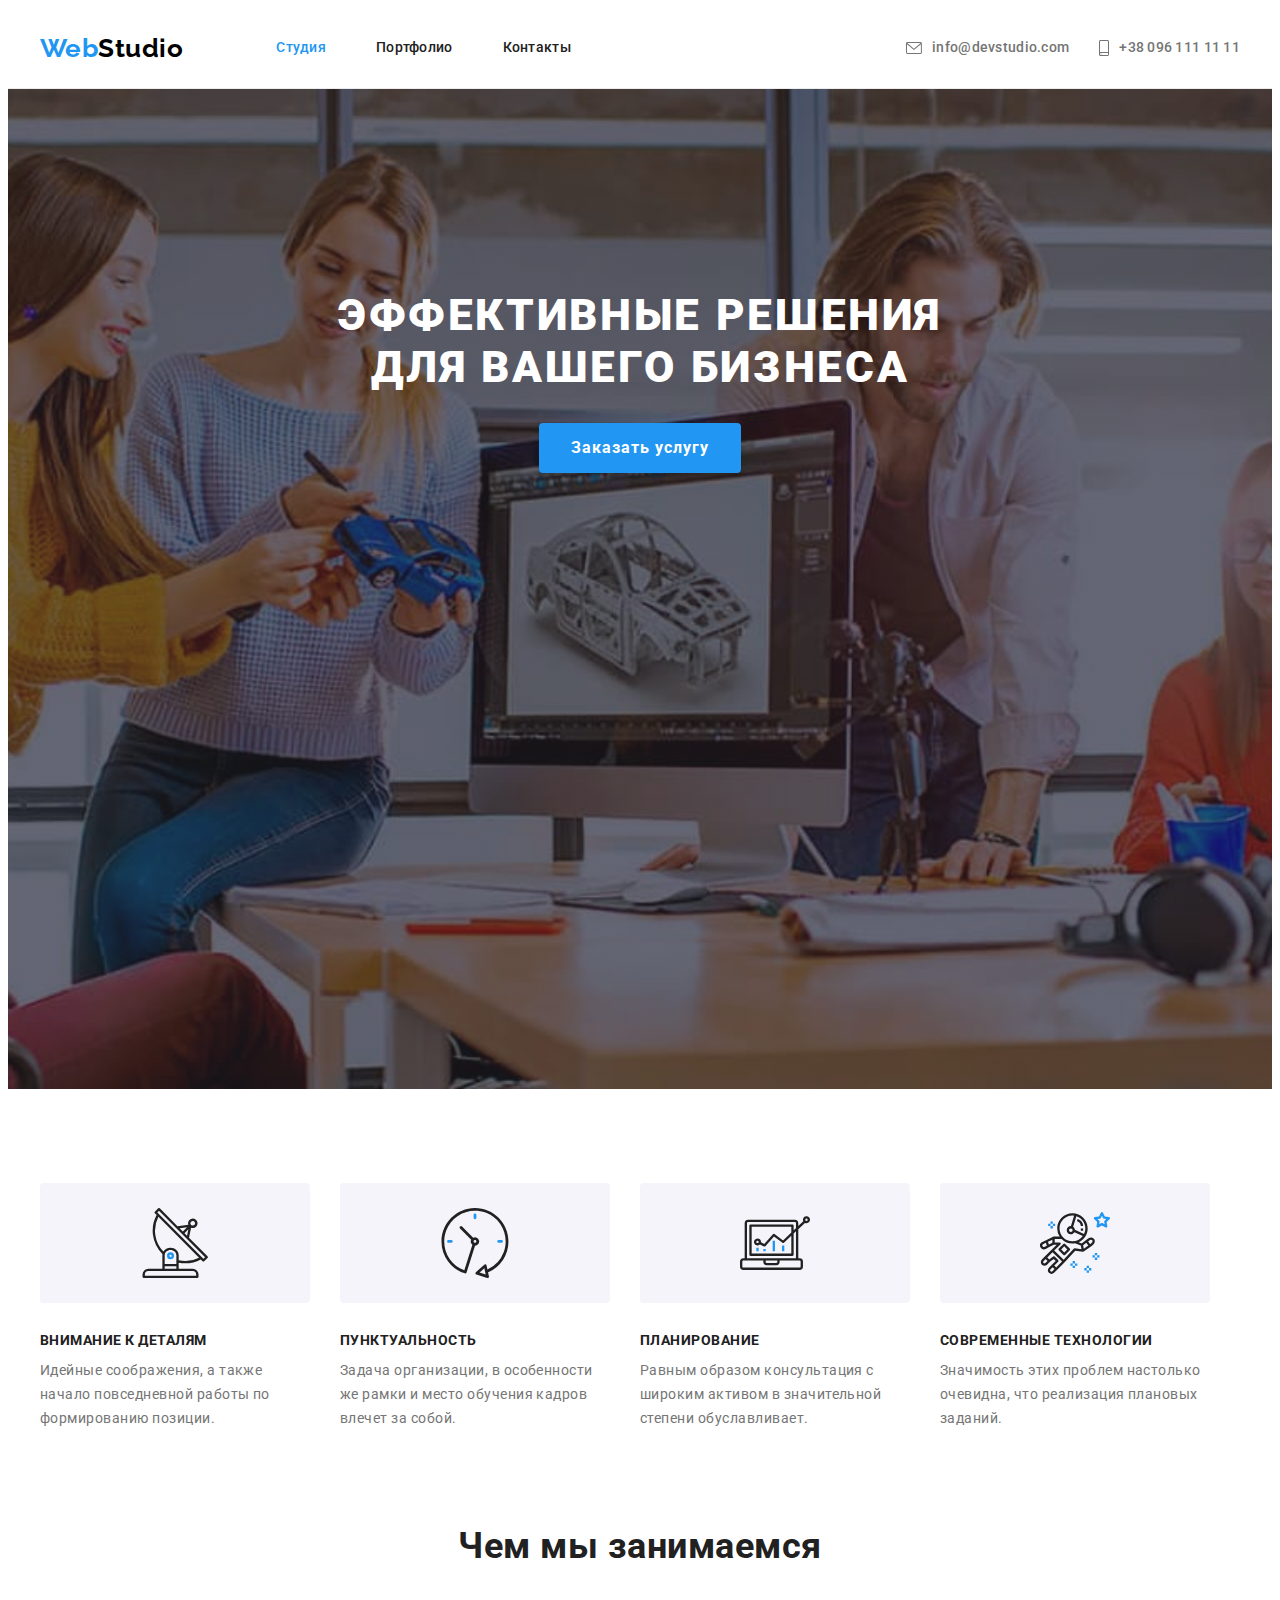
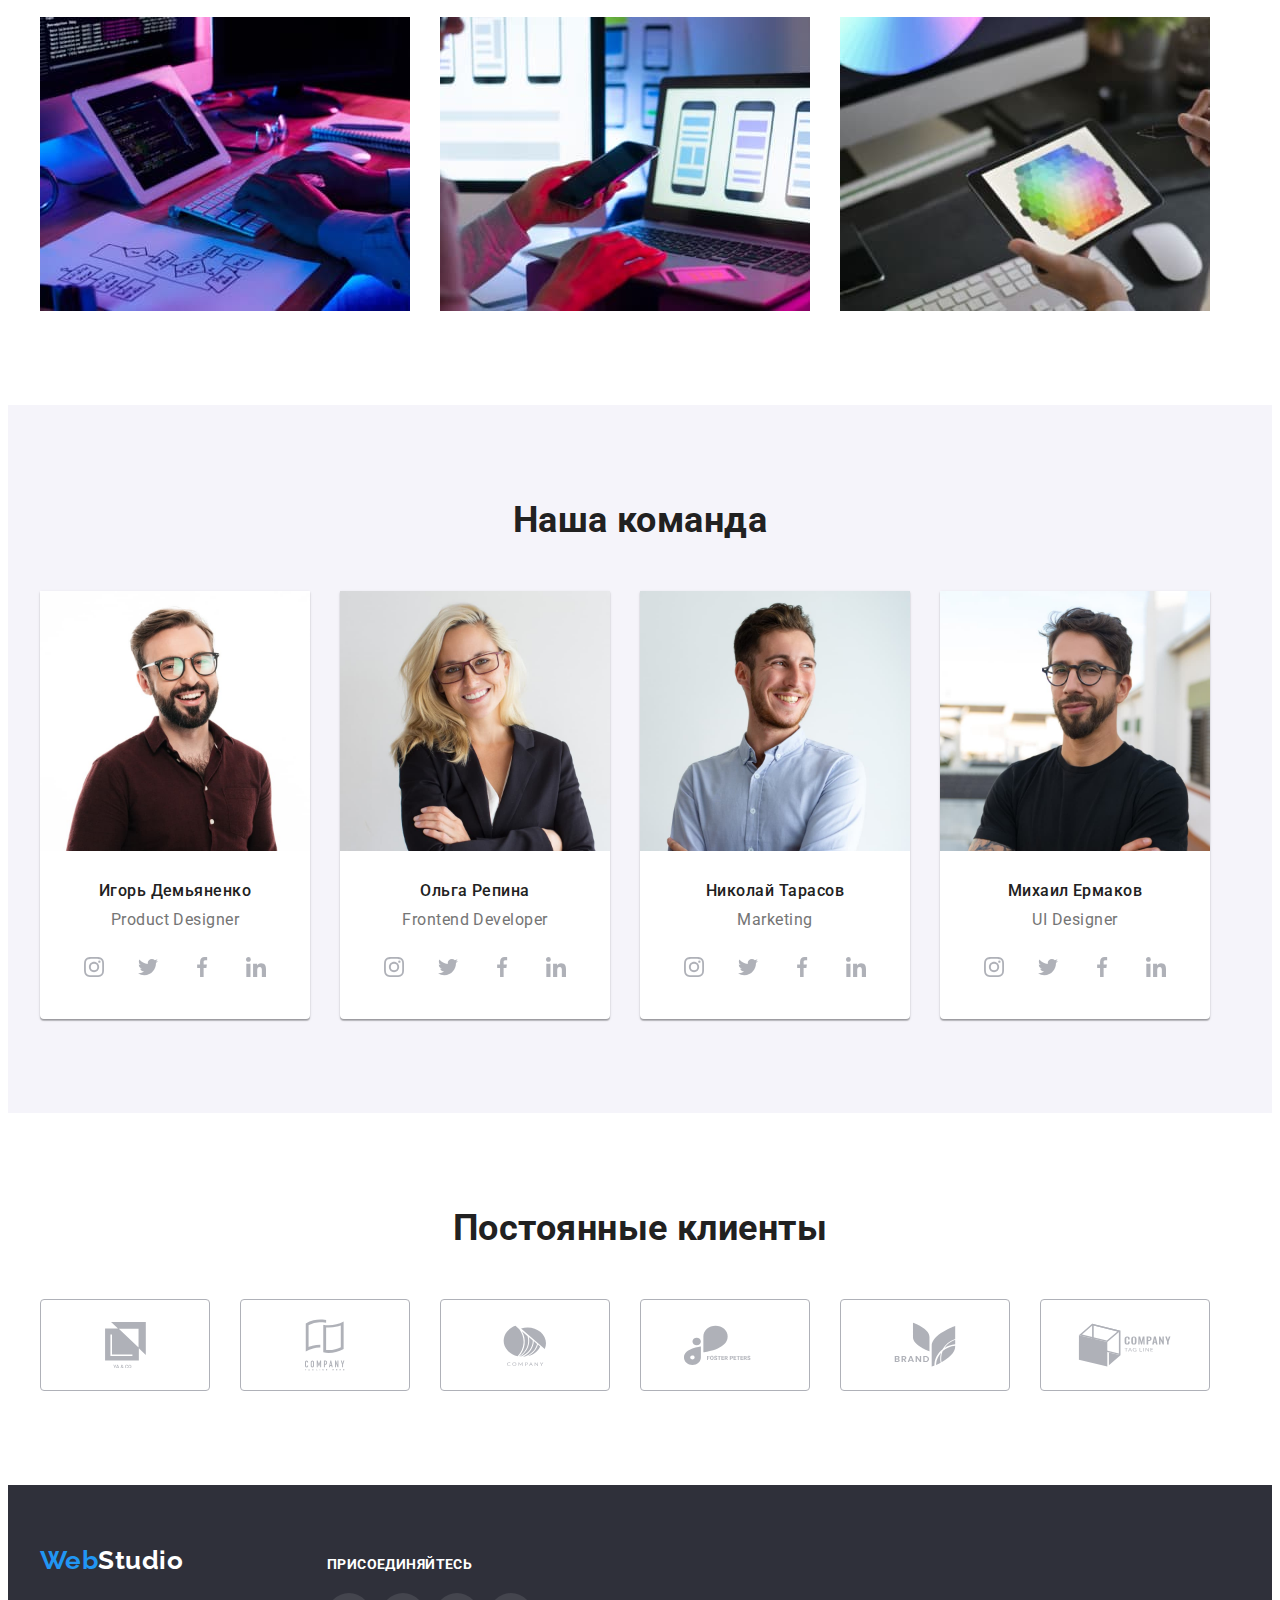
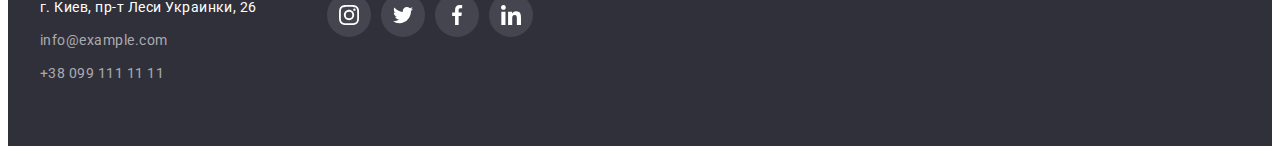
<file: index.html>
<!DOCTYPE html>
<html lang="ru">
<head>
    <meta charset="UTF-8">
    <meta http-equiv="X-UA-Compatible" content="IE=edge">
    <meta name="viewport" content="width=device-width, initial-scale=1.0">
    <title>WebStudio</title>
    <link rel="preconnect" href="https://fonts.googleapis.com">
    <link rel="preconnect" href="https://fonts.gstatic.com" crossorigin>
    <link href="https://fonts.googleapis.com/css2?family=Raleway:wght@700&family=Roboto:wght@400;500;700;900&display=swap"
        rel="stylesheet">
    <link rel="stylesheet" href="https://cdnjs.cloudflare.com/ajax/libs/modern-normalize/1.1.0/modern-normalize.min.css"
        integrity="sha512-wpPYUAdjBVSE4KJnH1VR1HeZfpl1ub8YT/NKx4PuQ5NmX2tKuGu6U/JRp5y+Y8XG2tV+wKQpNHVUX03MfMFn9Q=="
        crossorigin="anonymous" referrerpolicy="no-referrer" />
    <link rel="stylesheet" href="./css/style.css">
</head>

<body>

    <header class="header">
        <div class="container container-header-nav">
            <nav class="header-nav">
                <a class="logo" href="./index.html">Web<span class="logo-black">Studio</span></a>
                <ul class="menu list">
                    <li class="item"><a href="./index.html" class="link current">Студия</a></li>
                    <li class="item"><a href="./portfolio.html" class="link">Портфолио</a></li>
                    <li class="item"><a href="" class="link">Контакты</a></li>
                </ul>
            </nav>
            <ul class="contacts-header list">
                <li class="item">
                    <a href="mailto:info@devstudio.com" class="link link-contacts">
                        <svg class="icon-header" width="16" height="12">
                            <use href="./images/icons.svg#icon-envelope"></use>
                        </svg>
                    info@devstudio.com</a>
                </li>
                <li class="item">
                    <a href="tel:+380961111111" class="link link-contacts">
                        <svg class="icon-header" width="10" height="16">
                            <use href="./images/icons.svg#icon-smartphone"></use>
                        </svg>                        
                    +38 096 111 11 11</a>
                </li>
            </ul>
        </div>
    </header>

    <main>
        
        <!--Hero-->
            <section class="hero overlay">
                <div class="container">
                    <h1 class="hero-title">Эффективные решения<br>для вашего бизнеса</h1>
                    <button type="button" class="hero-button">Заказать услугу</button>
                </div>
            </section>

        <!--Особенности-->
        <section class="section">
            <div class="container">
                <h2 class="features">Преимущества (скроется)</h2>
                <ul class="list features-list">
                    <li class="item">
                        <div class="features-font">
                            <svg class="icon-features" width="70" height="70">
                                <use href="./images/icons.svg#icon-antenna"></use>
                            </svg>
                        </div>
                        <h3 class="features-title">Внимание к деталям</h3>
                        <p class="features-text">Идейные соображения, а также начало повседневной работы по формированию позиции.
                        </p>
                    </li>
                    <li class="item">
                        <div class="features-font">
                            <svg class="icon-features" width="70" height="70">
                                <use href="./images/icons.svg#icon-clock"></use>
                            </svg>
                        </div>
                        <h3 class="features-title">Пунктуальность</h3>
                        <p class="features-text">Задача организации, в особенности же рамки и место обучения кадров влечет за собой.
                        </p>
                    </li>
                    <li class="item">
                        <div class="features-font">
                            <svg class="icon-features" width="70" height="70">
                                <use href="./images/icons.svg#icon-diagram"></use>
                            </svg>
                        </div>                        
                        <h3 class="features-title">Планирование</h3>
                        <p class="features-text">Равным образом консультация с широким активом в значительной степени обуславливает.
                        </p>
                    </li>
                    <li class="item">
                        <div class="features-font">
                            <svg class="icon-features" width="70" height="70">
                                <use href="./images/icons.svg#icon-astronaut"></use>
                            </svg>
                        </div>                        
                        <h3 class="features-title">Современные технологии</h3>
                        <p class="features-text">Значимость этих проблем настолько очевидна, что реализация плановых заданий.</p>
                    </li>
                </ul>
            </div>
        </section>
        
        <!-- Чем мы занимаемся -->
        <section class="section services-section">
            <div class="container">
                <h2 class="services-title">Чем мы занимаемся</h2>
                <ul class="list services-list">
                    <li class="item"><img src="./images/img1.jpg" alt="Разаработка сайта" width="370"></li>
                    <li class="item"><img src="./images/img2.jpg" alt="Адаптация под мобильный телефон" width="370"></li>
                    <li class="item"><img src="./images/img3.jpg" alt="Разработка дизайна" width="370"></li>
                </ul>
            </div>
        </section>
        
        <!-- Команда -->
        <section class="section team">
            <div class="container">
                <h2 class="team-title">Наша команда</h2>
                <ul class="list team-list-card">
                    <li class="team-list">
                        <img class="team-picture" src="./images/img4.jpg" alt="Фото Игорь Демьяненко" width="270">
                        <h3 class="team-name">Игорь Демьяненко</h3>
                        <p class="team-job">Product Designer</p>
                        <ul class="list team-social">
                            <li class="item">
                                <a class="team-social-link" href="">
                                    <svg class="svg-social-icon" width="20" height="20">
                                        <use href="./images/icons.svg#icon-instagram"></use>
                                    </svg>
                                </a>
                            </li>
                            <li class="item">
                                <a class="team-social-link" href="">
                                    <svg class="svg-social-icon" width="20" height="20">
                                        <use href="./images/icons.svg#icon-twitter"></use>
                                    </svg>
                                </a>
                            </li>
                            <li class="item">
                                <a class="team-social-link" href="">
                                    <svg class="svg-social-icon" width="20" height="20">
                                        <use href="./images/icons.svg#icon-facebook"></use>
                                    </svg>
                                </a>
                            </li>
                            <li class="item">
                                <a class="team-social-link" href="">
                                    <svg class="svg-social-icon" width="20" height="20">
                                        <use href="./images/icons.svg#icon-linkedin"></use>
                                    </svg>
                                </a>
                            </li>
                        </ul>
                    </li>
                    <li class="team-list">
                        <img class="team-picture" src="./images/img5.jpg" alt="Фото Ольга Репина" width="270">
                        <h3 class="team-name">Ольга Репина</h3>
                        <p class="team-job">Frontend Developer</p>
                        <ul class="list team-social">
                            <li class="item">
                                <a class="team-social-link" href="">
                                    <svg class="svg-social-icon" width="20" height="20">
                                        <use href="./images/icons.svg#icon-instagram"></use>
                                    </svg>
                                </a>
                            </li>
                            <li class="item">
                                <a class="team-social-link" href="">
                                    <svg class="svg-social-icon" width="20" height="20">
                                        <use href="./images/icons.svg#icon-twitter"></use>
                                    </svg>
                                </a>
                            </li>
                            <li class="item">
                                <a class="team-social-link" href="">
                                    <svg class="svg-social-icon" width="20" height="20">
                                        <use href="./images/icons.svg#icon-facebook"></use>
                                    </svg>
                                </a>
                            </li>
                            <li class="item">
                                <a class="team-social-link" href="">
                                    <svg class="svg-social-icon" width="20" height="20">
                                        <use href="./images/icons.svg#icon-linkedin"></use>
                                    </svg>
                                </a>
                            </li>
                        </ul>
                    </li>
                    <li class="team-list">
                        <img class="team-picture" src="./images/img6.jpg" alt="Фото Николай Тарасов" width="270">
                        <h3 class="team-name">Николай Тарасов</h3>
                        <p class="team-job">Marketing</p>
                        <ul class="list team-social">
                            <li class="item">
                                <a class="team-social-link" href="">
                                    <svg class="svg-social-icon" width="20" height="20">
                                        <use href="./images/icons.svg#icon-instagram"></use>
                                    </svg>
                                </a>
                            </li>
                            <li class="item">
                                <a class="team-social-link" href="">
                                    <svg class="svg-social-icon" width="20" height="20">
                                        <use href="./images/icons.svg#icon-twitter"></use>
                                    </svg>
                                </a>
                            </li>
                            <li class="item">
                                <a class="team-social-link" href="">
                                    <svg class="svg-social-icon" width="20" height="20">
                                        <use href="./images/icons.svg#icon-facebook"></use>
                                    </svg>
                                </a>
                            </li>
                            <li class="item">
                                <a class="team-social-link" href="">
                                    <svg class="svg-social-icon" width="20" height="20">
                                        <use href="./images/icons.svg#icon-linkedin"></use>
                                    </svg>
                                </a>
                            </li>
                        </ul>
                    </li>
                    <li class="team-list">
                        <img class="team-picture" src="./images/img7.jpg" alt="Фото Михаил Ермаков" width="270">
                        <h3 class="team-name">Михаил Ермаков</h3>
                        <p class="team-job">UI Designer</p>
                        <ul class="list team-social">
                            <li class="item">
                                <a class="team-social-link" href="">
                                    <svg class="svg-social-icon" width="20" height="20">
                                        <use href="./images/icons.svg#icon-instagram"></use>
                                    </svg>
                                </a>
                            </li>
                            <li class="item">
                                <a class="team-social-link" href="">
                                    <svg class="svg-social-icon" width="20" height="20">
                                        <use href="./images/icons.svg#icon-twitter"></use>
                                    </svg>
                                </a>
                            </li>
                            <li class="item">
                                <a class="team-social-link" href="">
                                    <svg class="svg-social-icon" width="20" height="20">
                                        <use href="./images/icons.svg#icon-facebook"></use>
                                    </svg>
                                </a>
                            </li>
                            <li class="item">
                                <a class="team-social-link" href="">
                                    <svg class="svg-social-icon" width="20" height="20">
                                        <use href="./images/icons.svg#icon-linkedin"></use>
                                    </svg>
                                </a>
                            </li>
                        </ul>
                    </li>
                </ul>
            </div>
        </section>

        <!-- client -->
        <section class="section">
            <div class="container">
                <h2 class="client-title">Постоянные клиенты</h2>
                <ul class="list client-list">
                    <li class="item">
                        <a class="client-link" href="">
                            <svg class="client-icon" width="41" height="46.7">
                                <use href="./images/icons.svg#icon-client1"></use>
                            </svg>
                        </a>
                    </li>
                    <li class="item">
                        <a class="client-link" href="">
                            <svg class="client-icon" width="40" height="52">
                                <use href="./images/icons.svg#icon-client2"></use>
                            </svg>
                        </a>
                    </li>
                    <li class="item">
                        <a class="client-link" href="">
                            <svg class="client-icon" width="43.46" height="41.18">
                                <use href="./images/icons.svg#icon-client3"></use>
                            </svg>
                        </a>
                    </li>
                    <li class="item">
                        <a class="client-link" href="">
                            <svg class="client-icon" width="84.44" height="40.62">
                                <use href="./images/icons.svg#icon-client4"></use>
                            </svg>
                        </a>
                    </li>
                    <li class="item">
                        <a class="client-link" href="">
                            <svg class="client-icon" width="62.54" height="45.43">
                                <use href="./images/icons.svg#icon-client5"></use>
                            </svg>
                        </a>
                    </li>
                    <li class="item">
                        <a class="client-link" href="">
                            <svg class="client-icon" width="93.79" height="43.93">
                                <use href="./images/icons.svg#icon-client6"></use>
                            </svg>
                        </a>
                    </li>
                </ul>
            </div>
        </section>

    </main>
    
    <footer class="footer">
        <div class="container">
            <div class="logo-adress">
                <a class="logo logo-footer" href="./index.html">Web<span class="logo-white">Studio</span></a>
                <address>
                    <ul class="list">
                        <li>
                            <p class="footer-adress">г. Киев, пр-т Леси Украинки, 26</p>
                        </li>
                        <li class="contacts-list"><a class="contacts-footer" href="mailto:info@example.com">info@example.com</a></li>
                        <li class="contacts-list"><a class="contacts-footer" href="tel:+380991111111">+38 099 111 11 11</a></li>
                    </ul>
                </address>
            </div>
            <div class="social-adress">
                <p class="footer-title">Присоединяйтесь</p>
                <ul class="list social-footer">
                    <li class="item">
                        <a class="social-link-footer" href="">
                            <svg class="social-icon-footer" width="20" height="20">
                                <use href="./images/icons.svg#icon-instagram"></use>
                            </svg>
                        </a>
                    </li>
                    <li class="item">
                        <a class="social-link-footer" href="">
                            <svg class="social-icon-footer" width="20" height="20">
                                <use href="./images/icons.svg#icon-twitter"></use>
                            </svg>
                        </a>
                    </li>
                    <li class="item">
                        <a class="social-link-footer" href="">
                            <svg class="social-icon-footer" width="20" height="20">
                                <use href="./images/icons.svg#icon-facebook"></use>
                            </svg>
                        </a>
                    </li>
                    <li class="item">
                        <a class="social-link-footer" href="">
                            <svg class="social-icon-footer" width="20" height="20">
                                <use href="./images/icons.svg#icon-linkedin"></use>
                            </svg>
                        </a>
                    </li>
                </ul>
            </div>
        </div>
    </footer>
    
</body>
</html>
</file>
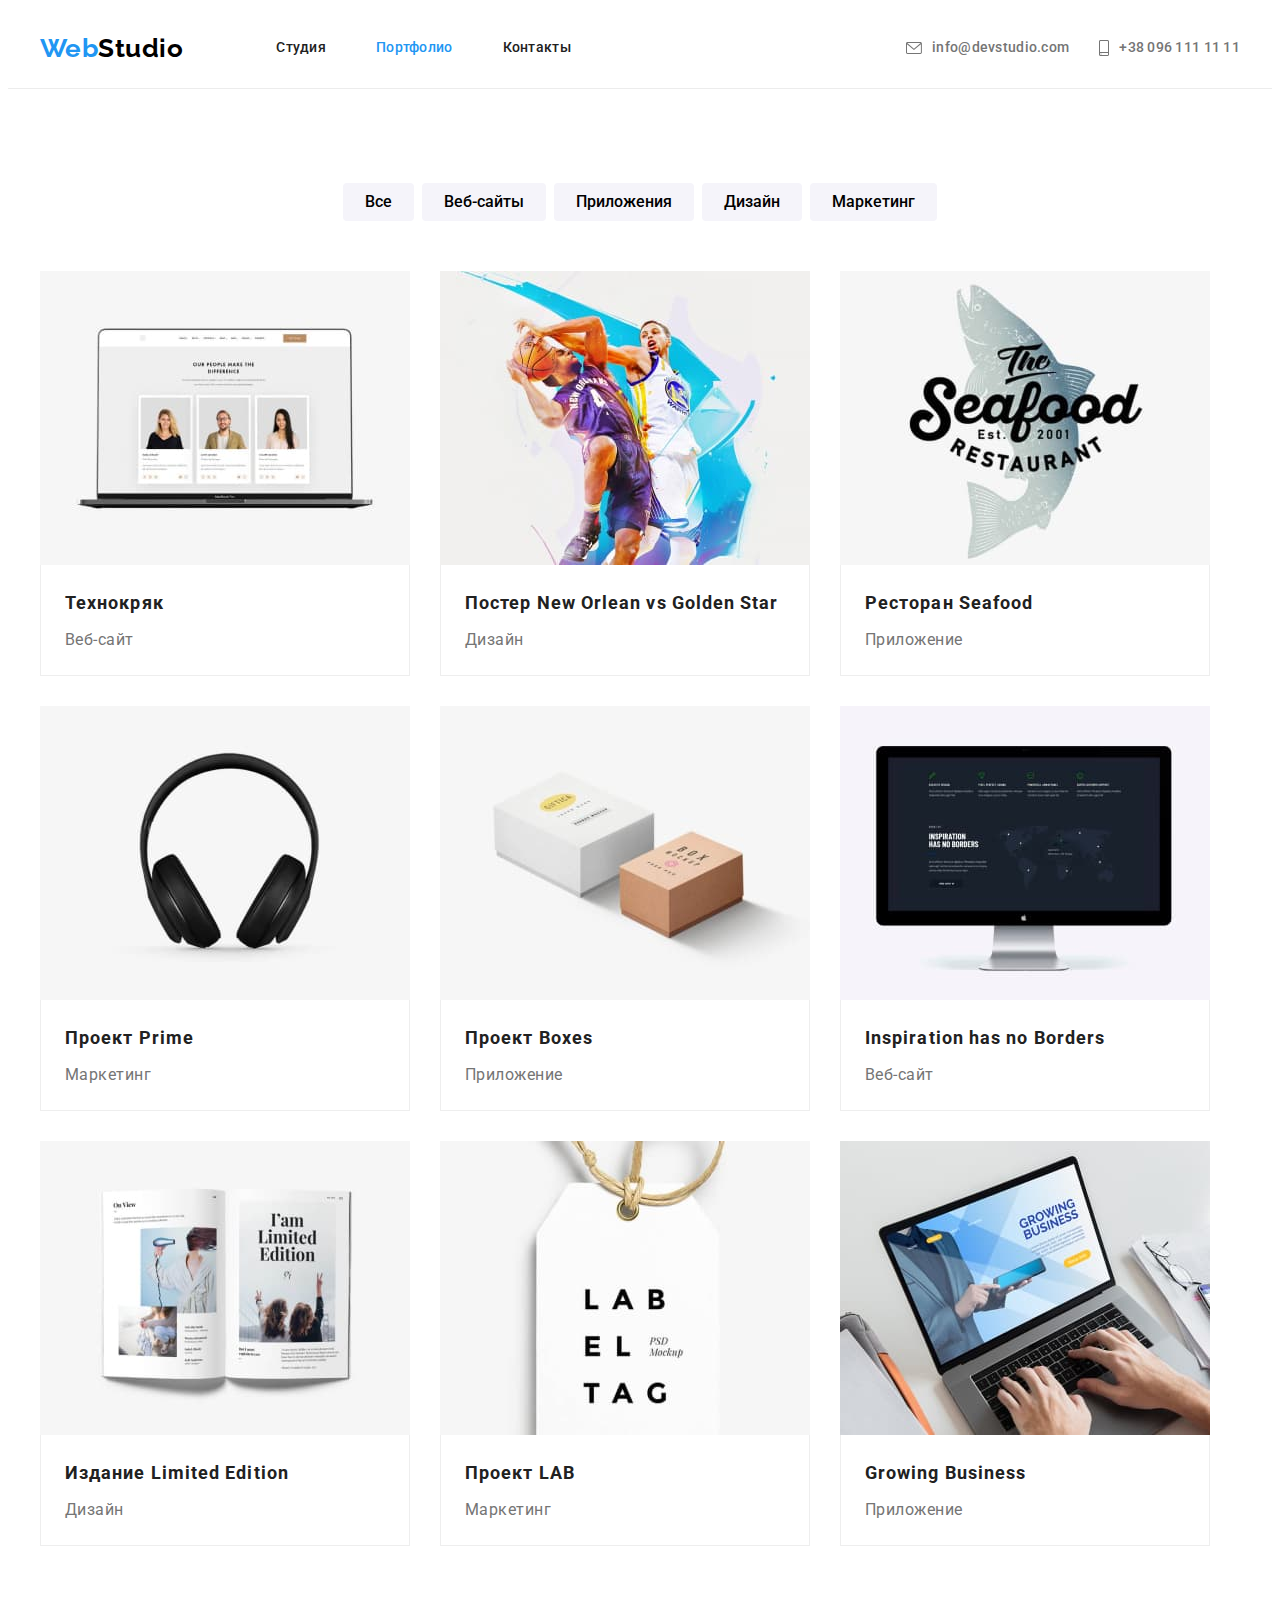
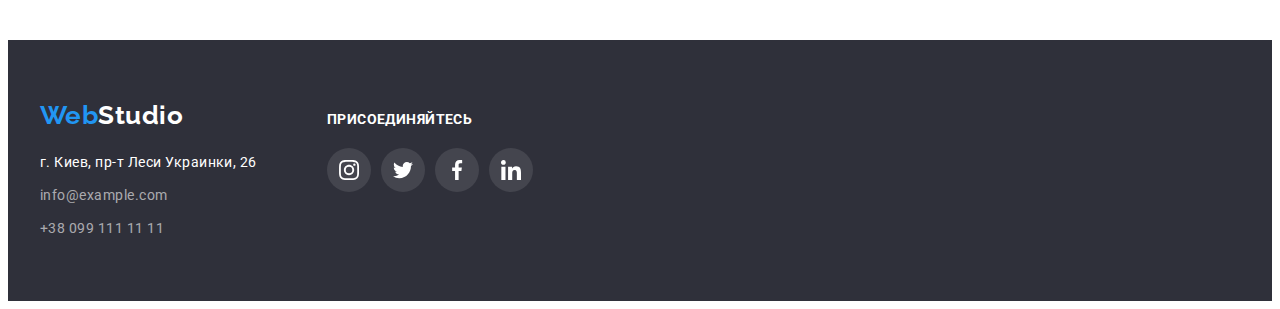
<file: portfolio.html>
<!DOCTYPE html>
<html lang="en">
<head>
    <meta charset="UTF-8">
    <meta http-equiv="X-UA-Compatible" content="IE=edge">
    <meta name="viewport" content="width=device-width, initial-scale=1.0">
    <title>Портфолио</title>
    <link rel="preconnect" href="https://fonts.googleapis.com">
    <link rel="preconnect" href="https://fonts.gstatic.com" crossorigin>
    <link href="https://fonts.googleapis.com/css2?family=Raleway:wght@700&family=Roboto:wght@400;500;700;900&display=swap"
        rel="stylesheet">
    <link rel="stylesheet" href="https://cdnjs.cloudflare.com/ajax/libs/modern-normalize/1.1.0/modern-normalize.min.css"
        integrity="sha512-wpPYUAdjBVSE4KJnH1VR1HeZfpl1ub8YT/NKx4PuQ5NmX2tKuGu6U/JRp5y+Y8XG2tV+wKQpNHVUX03MfMFn9Q=="
        crossorigin="anonymous" referrerpolicy="no-referrer" />
    <link rel="stylesheet" href="./css/style.css">
</head>

<body>

    <header class="header">
        <div class="container container-header-nav">
            <nav class="header-nav">
                <a class="logo" href="./index.html">Web<span class="logo-black">Studio</span></a>
                <ul class="menu list">
                    <li class="item"><a href="./index.html" class="link">Студия</a></li>
                    <li class="item"><a href="./portfolio.html" class="link current">Портфолио</a></li>
                    <li class="item"><a href="" class="link">Контакты</a></li>
                </ul>
            </nav>
            <ul class="contacts-header list">
                <li class="item">
                    <a href="mailto:info@devstudio.com" class="link link-contacts">
                        <svg class="icon-header" width="16" height="12">
                            <use href="./images/icons.svg#icon-envelope"></use>
                        </svg>
                        info@devstudio.com</a>
                </li>
                <li class="item">
                    <a href="tel:+380961111111" class="link link-contacts">
                        <svg class="icon-header" width="10" height="16">
                            <use href="./images/icons.svg#icon-smartphone"></use>
                        </svg>
                        +38 096 111 11 11</a>
                </li>
            </ul>
        </div>
    </header>

    <main>
        <section class="section">
            <div class="container">
                <h1 class="portfolio-title">Портфолио (скрыть)</h1>
            
                <ul class="list portfolio-list-button">
                    <li class="item"><button class="portfolio-button" type="button">Все</button></li>
                    <li class="item"><button class="portfolio-button" type="button">Веб-сайты</button></li>
                    <li class="item"><button class="portfolio-button" type="button">Приложения</button></li>
                    <li class="item"><button class="portfolio-button" type="button">Дизайн</button></li>
                    <li class="item"><button class="portfolio-button" type="button">Маркетинг</button></li>
                </ul>
            
                <ul class="list portfolio-list">
                    <li class="portfolio-card">
                        <a class="portfolio-link" href="">
                            <img src="./images/portfolio1.jpg" alt="" width="370">
                            <div class="portfolio-item">
                                <h2 class="portfolio-name">Технокряк</h2>
                                <p class="portfolio-product">Веб-сайт</p>
                            </div>
                        </a>
                    </li>
                    <li class="portfolio-card">
                        <a class="portfolio-link" href="">
                            <img src="./images/portfolio2.jpg" alt="" width="370">
                            <div class="portfolio-item">
                                <h2 class="portfolio-name">Постер New Orlean vs Golden Star</h2>
                                <p class="portfolio-product">Дизайн</p>
                            </div>
                        </a>
                    </li>
                    <li class="portfolio-card">
                        <a class="portfolio-link" href="">
                            <img src="./images/portfolio3.jpg" alt="" width="370">
                            <div class="portfolio-item">
                                <h2 class="portfolio-name">Ресторан Seafood</h2>
                                <p class="portfolio-product">Приложение</p>
                            </div>
                        </a>
                    </li>
                    <li class="portfolio-card">
                        <a class="portfolio-link" href="">
                            <img src="./images/portfolio4.jpg" alt="" width="370">
                            <div class="portfolio-item">
                                <h2 class="portfolio-name">Проект Prime</h2>
                                <p class="portfolio-product">Маркетинг</p>
                            </div>
                        </a>
                    </li>
                    <li class="portfolio-card">
                        <a class="portfolio-link" href="">
                            <img src="./images/portfolio5.jpg" alt="" width="370">
                            <div class="portfolio-item">
                                <h2 class="portfolio-name">Проект Boxes</h2>
                                <p class="portfolio-product">Приложение</p>
                            </div>
                        </a>
                    </li>
                    <li class="portfolio-card">
                        <a class="portfolio-link" href="">
                            <img src="./images/portfolio6.jpg" alt="" width="370">
                            <div class="portfolio-item">
                                <h2 class="portfolio-name">Inspiration has no Borders</h2>
                                <p class="portfolio-product">Веб-сайт</p>
                            </div>
                        </a>
                    </li>
                    <li class="portfolio-card">
                        <a class="portfolio-link" href="">
                            <img src="./images/portfolio7.jpg" alt="" width="370">
                            <div class="portfolio-item">
                                <h2 class="portfolio-name">Издание Limited Edition</h2>
                                <p class="portfolio-product">Дизайн</p>
                            </div>
                        </a>
                    </li>
                    <li class="portfolio-card">
                        <a class="portfolio-link" href="">
                            <img src="./images/portfolio8.jpg" alt="" width="370">
                            <div class="portfolio-item">
                                <h2 class="portfolio-name">Проект LAB</h2>
                                <p class="portfolio-product">Маркетинг</p>
                            </div>
                        </a>
                    </li>
                    <li class="portfolio-card">
                        <a class="portfolio-link" href="">
                            <img src="./images/portfolio9.jpg" alt="" width="370">
                            <div class="portfolio-item">
                                <h2 class="portfolio-name">Growing Business</h2>
                                <p class="portfolio-product">Приложение</p>
                            </div>
                        </a>
                    </li>
                </ul>
            </div>
        </section>
    </main>

    <footer class="footer">
        <div class="container">
            <div class="logo-adress">
                <a class="logo logo-footer" href="./index.html">Web<span class="logo-white">Studio</span></a>
                <address>
                    <ul class="list">
                        <li>
                            <p class="footer-adress">г. Киев, пр-т Леси Украинки, 26</p>
                        </li>
                        <li class="contacts-list"><a class="contacts-footer"
                                href="mailto:info@example.com">info@example.com</a></li>
                        <li class="contacts-list"><a class="contacts-footer" href="tel:+380991111111">+38 099 111 11 11</a>
                        </li>
                    </ul>
                </address>
            </div>
            <div class="social-adress">
                <p class="footer-title">Присоединяйтесь</p>
                <ul class="list social-footer">
                    <li class="item">
                        <a class="social-link-footer" href="">
                            <svg class="social-icon-footer" width="20" height="20">
                                <use href="./images/icons.svg#icon-instagram"></use>
                            </svg>
                        </a>
                    </li>
                    <li class="item">
                        <a class="social-link-footer" href="">
                            <svg class="social-icon-footer" width="20" height="20">
                                <use href="./images/icons.svg#icon-twitter"></use>
                            </svg>
                        </a>
                    </li>
                    <li class="item">
                        <a class="social-link-footer" href="">
                            <svg class="social-icon-footer" width="20" height="20">
                                <use href="./images/icons.svg#icon-facebook"></use>
                            </svg>
                        </a>
                    </li>
                    <li class="item">
                        <a class="social-link-footer" href="">
                            <svg class="social-icon-footer" width="20" height="20">
                                <use href="./images/icons.svg#icon-linkedin"></use>
                            </svg>
                        </a>
                    </li>
                </ul>
            </div>
        </div>
    </footer>
    
</body>
</html>
</file>
<file: css/style.css>
:root {
    --primary-text-color: #757575;
    --secondary-text-color: rgba(255, 255, 255, 0.6);
    --white-color: #FFFFFF;
    --title-text-color: #212121;
    --accent-color: #2196F3;
    --accent-color-hover: #188CE8;
    --logo-color: #000000;
    --dark-font-color: #2F303A;
    --light-font-color: #F5F4FA;
    --border-header-color: #ECECEC;
    --icon-socialy-color: #AFB1B8;
}

body {
    font-family: roboto, sans-serif;
    letter-spacing: 0.03em;
    background-color: var(--white-color);
    color: var(--title-text-color);
}

h1,
h2,
h3,
h4,
h5,
h6,
p,
ul {
    margin: 0;
}

img {
    display: block;
    max-width: 100%;
    height: auto;
}

.container {
    width: 1200px;
    padding-left: 15px;
    padding-right: 15px;
    
    margin-left: auto;
    margin-right: auto;
}

.list {
    padding: 0;
    margin: 0;
    list-style: none;
}
.section {
    padding-top: 94px;
    padding-bottom: 94px;
}

/* logo */
.header-nav {
    display: flex;
    align-items: center;
}

.header {
    border-bottom: 1px solid var(--border-header-color);
}

.container-header-nav {
    display: flex;
    align-items: center;
}

.logo {
    font-family: 'Raleway';
    font-weight: 700;
    font-size: 26px;
    line-height: 1.19;
    text-decoration: none;

    color: var(--accent-color);
    }

.logo .logo-black {
    color: var(--logo-color);
}

.logo .logo-white {
    color: var(--white-color);
}

.icon-header {

}

/* menu */
.menu {
    display: flex;
    margin-left: 93px;
}

.menu .item {
    margin-right: 50px;
}

.menu .item:last-child {
    margin-right: 0;
}

.menu .link {
    display: block;
    padding-top: 32px;
    padding-bottom: 32px;
    
    font-weight: 500;
    font-size: 14px;
    line-height: 1.14;
    letter-spacing: 0.02em;
    text-decoration: none;

    color: var(--title-text-color);
}

.menu .current {
    color: var(--accent-color);
}

.menu .link:hover,
.menu .link:focus,
.menu .link:active {
    color: var(--accent-color);
}

/* contacts */
.contacts-header {
    display: flex;
    margin-left: auto;
}

.contacts-header .item {
    margin-right: 30px;
}

.contacts-header .item:last-child {
    margin-right: 0;
}

.contacts-header .link {
    font-size: 14px;
    font-weight: 500;
    line-height: 1.14;
    letter-spacing: 0.02em;
    text-decoration: none;
        
    color: var(--primary-text-color)
}

.contacts-header .link:hover,
.contacts-header .link:focus,
.contacts-header .link:active {
    color: var(--accent-color);
}

.link-contacts {
    display: flex;
    align-items: center;
}

.icon-header {
    margin-right: 10px;
    fill: currentColor;
}

.link-contacts:hover,
.link-contacts:focus,
.link-contacts:active {
    fill: var(--accent-color);
}

/* hero footer */
.overlay {
    max-width: 1600px;
    height: 600px;
    margin-left: auto;
    margin-right: auto;

    background-image: linear-gradient(
        to right,
        rgba(47, 48, 58, 0.4),
        rgba(47, 48, 58, 0.4)
        ),
        url(../images/hero.jpg);
    background-size: cover;
    background-position: center;

}

.hero,
.footer {
    background-color: var(--dark-font-color);
}

.hero {
    padding-top: 200px;
    padding-bottom: 200px;
    text-align: center;
}

.hero-title {
    margin-bottom: 30px;
    
    font-weight: 900;
    font-size: 44px;
    line-height: 1.36x;
    letter-spacing: 0.06em;
    text-transform: uppercase;
    
    color: var(--white-color)
}

.hero-button {
    padding: 10px 32px;
    
    font-family: inherit;
    font-weight: 700;
    font-size: 16px;
    line-height: 1.88;
    text-align: center;
    letter-spacing: 0.06em;
    cursor: pointer;
    
    color: var(--white-color);
    background: var(--accent-color);
    box-shadow: 0px 4px 4px rgba(0, 0, 0, 0.15);
    border-radius: 4px;
    border: none;
}

.hero-button:hover,
.hero-button:focus,
.hero-button:active {
    background: var(--accent-color-hover);
}

/* features */
.features,
.portfolio-title {
    position: absolute;
    width: 1px;
    height: 1px;
    margin: -1px;
    border: 0;
    padding: 0;
    white-space: nowrap;
    clip-path: inset(100%);
    clip: rect(0 0 0 0);
    overflow: hidden;
}

.features-list {
    display: flex;
}

.features-list .item {
    width: 270px;
    margin-right: 30px;
}

.features-list .item:nth-child(4n) {
    margin-right: 0;
}

.features-title {
    margin-bottom: 10px;
    
    font-weight: 700;
    font-size: 14px;
    line-height: 1.14;
    text-transform: uppercase;
}

.features-text {
    font-size: 14px;
    line-height: 1.71;

    color:var(--primary-text-color);
}

.features-font {
    display: flex;
    justify-content: center;
    align-items: center;
    max-width: 100%;
    height: 120px;
    margin-bottom: 30px;

    background: var(--light-font-color);
    border-radius: 4px;
}

/* services + team*/

.services-section {
    padding-top: 0;
}

.services-list {
    display: flex;
}

.services-list .item {
    margin-right: 30px;
}

.services-list .item:nth-child(3n) {
    margin-right: 0;
}

.services-title,
.team-title,
.client-title {
    margin-bottom: 50px;

    font-weight: 700;
    font-size: 36px;
    line-height: 1.17;
    text-align: center;
}

.team {
    background: var(--light-font-color);
}

.team-list-card {
    display: flex;
}

.team-list-card .team-list {
    margin-right: 30px;
}

.team-list-card .team-list:nth-child(4n) {
    margin-right: 0;
}

.team-picture {
    margin-bottom: 30px;
}

.team-list {
    text-align: center;
    background: var(--white-color);

    box-shadow: 0px 1px 3px rgba(0, 0, 0, 0.12), 0px 1px 1px rgba(0, 0, 0, 0.14), 0px 2px 1px rgba(0, 0, 0, 0.2);
    border-radius: 0px 0px 4px 4px;
}

.team-name {
    margin-bottom: 10px;
    
    font-weight: 500;
    font-size: 16px;
    line-height: 1.19;
    text-align: center;
}

.team-job {
    display: inline-block;
    margin-bottom: 16px;
    
    font-size: 16px;
    line-height: 1.19;
    
    color: var(--primary-text-color);
}

.team-social {
    display: flex;
    justify-content: center;
    margin-bottom: 30px;
}

.team-social-link {
    display: flex;
    justify-content: center;
    align-items: center;
    width: 44px;
    height: 44px;
    border-radius: 50%;
    background-color: transparent;
}

.svg-social-icon {
    fill: var(--icon-socialy-color);
}

.team-social-link:hover,
.team-social-link:focus,
.team-social-link:active {
    background: var(--accent-color);
}

.team-social-link:hover .svg-social-icon,
.team-social-link:focus .svg-social-icon,
.team-social-link:active .svg-social-icon {
    fill: var(--white-color);
}

.team-social .item + .item {
    margin-left: 10px;
}

/* client */

.client-list {
    display: flex;
}

.client-list .item {
    display: block;
    box-sizing: border-box;
    width: 170px;
    height: 92px;
    
    border: 1px solid var(--icon-socialy-color);
    border-radius: 4px;
}

.client-list .item + .item {
    margin-left: 30px;
}

.client-icon {
    fill: var(--icon-socialy-color);
}

.client-link {
    display: flex;
    justify-content: center;
    align-items: center;
    width: 100%;
    height: 100%;
}

.client-link:hover,
.client-link:focus,
.client-link:active {
    border: 1px solid var(--accent-color);
    border-radius: 4px;
}

.client-link:hover .client-icon,
.client-link:focus .client-icon,
.client-link:active .client-icon {
    fill: var(--accent-color);
}

/* footer */

.footer {
    padding-top: 60px;
    padding-bottom: 60px;
}

.logo-footer {
    display: inline-block;
    margin-bottom: 20px;
}

.contacts-list {
    margin-bottom: 9px;
}

.contacts-list:last-child {
    margin-bottom: 0;
}

.footer > ul {
    display: inline-block;
}

.footer-adress {
    margin-bottom: 9px;

    font-style: normal;
    font-size: 14px;
    line-height: 1.71;
    
    color: var(--white-color);
}

.contacts-footer {
    display: inline-block;
    
    font-style: normal;
    font-size: 14px;
    line-height: 1.71;
    text-decoration: none;
    
    color: var(--secondary-text-color);
}

.contacts-footer:hover,
.contacts-footer:focus,
.contacts-footer:active {
    color: var(--accent-color);
}

.footer-title {
    font-weight: 700;
    font-size: 14px;
    line-height: 1.14;
    letter-spacing: 0.03em;
    text-transform: uppercase;
    
    color: var(--white-color);
}

.footer-title {
    margin-bottom: 20px;
}

.footer .container {
    display: flex;
    align-items: baseline;
}

.logo-adress {
    margin-right: 70px;
}

.social-adress .list {
    display: flex;
}

.social-footer .item + .item {
    margin-left: 10px;
}

.social-link-footer {
    display: inline-block;
    width: 44px;
    height: 44px;
    border-radius: 50%;
    background-color: rgba(255, 255, 255, 0.1);
}

.social-icon-footer {
    display: block;
    margin: auto;
    height: 100%;
    fill: var(--white-color);
}

.social-link-footer:hover,
.social-link-footer:focus,
.social-link-footer:active {
    background: var(--accent-color);
}

/* portfolio */
.portfolio-list-button {
    display: flex;
    justify-content: center;
    margin-bottom: 50px;
}

.portfolio-list-button .item {
    margin-right: 8px;
}

.portfolio-list-button .item:nth-child(5n) {
    margin-right: 0;
}

.portfolio-button {
    padding: 6px 22px;
    
    font-family: inherit;
    font-weight: 500;
    font-size: 16px;
    line-height: 1.62;
    text-align: center;
    cursor: pointer;

    background: var(--light-font-color);
    border-radius: 4px;
    border: none;
}

.portfolio-button:hover,
.portfolio-button:focus,
.portfolio-button:active {
    background: var(--accent-color);
    color: var(--white-color);
    box-shadow: 0px 3px 1px rgba(0, 0, 0, 0.1), 0px 1px 2px rgba(0, 0, 0, 0.08), 0px 2px 2px rgba(0, 0, 0, 0.12);
    border-radius: 4px;
}

.portfolio-list {
    display: flex;
    flex-wrap: wrap;
}

.portfolio-item {
    padding: 20px 24px;
    border-left: 1px solid #EEEEEE;
    border-right: 1px solid #EEEEEE;
    border-bottom: 1px solid #EEEEEE;
}

.portfolio-name {
    margin-bottom: 4px;

    font-weight: 700;
    font-size: 18px;
    line-height: 2;
    letter-spacing: 0.06em;
}

.portfolio-product {    
    font-size: 16px;
    line-height: 1.88;
    
    color: var(--primary-text-color);
}

.portfolio-card {
    display: inline-block;
    width: 370px;
    margin-right: 30px;
    margin-bottom: 30px;

    background: var(--white-color);
}

.portfolio-card:nth-child(3n) {
    margin-right: 0;
}

.portfolio-card:nth-last-child(-n + 3) {
    margin-bottom: 0;
}

.portfolio-link {
    display: block;
    text-decoration: none;
    color: var(--title-text-color);
}

.portfolio-link:hover,
.portfolio-link:focus,
.portfolio-link:active {
    box-shadow: 0px 1px 1px rgba(0, 0, 0, 0.12), 0px 4px 4px rgba(0, 0, 0, 0.06), 1px 4px 6px rgba(0, 0, 0, 0.16);
    cursor: pointer;
}
</file>
